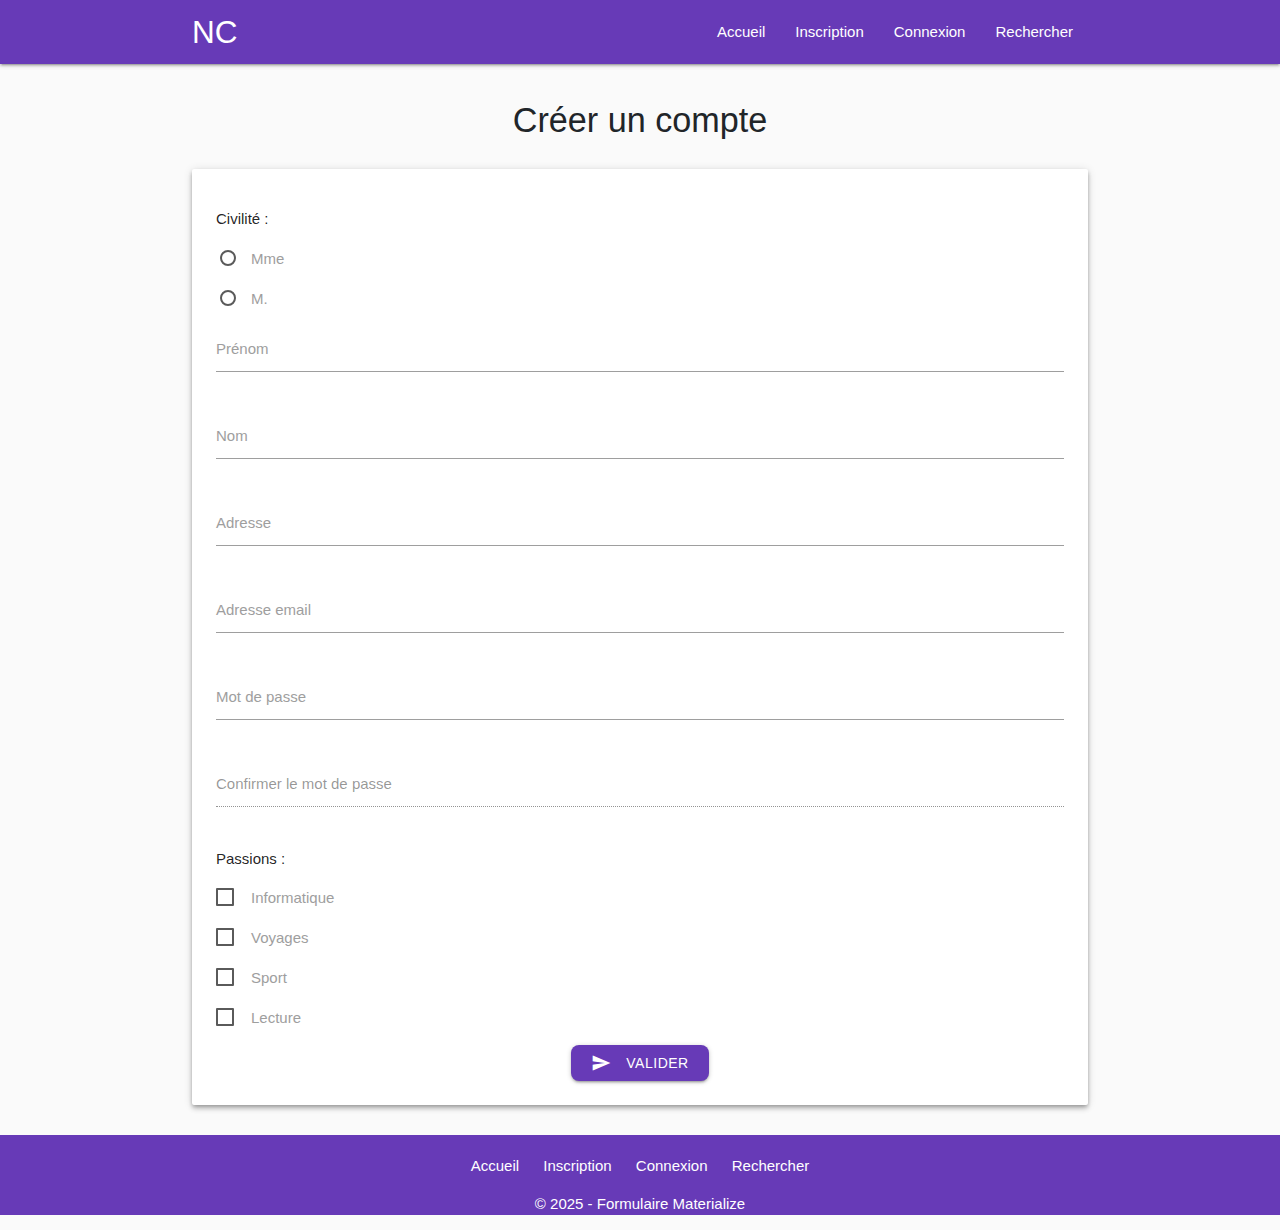
<file: jour07/index.html>
<!DOCTYPE html>
<html lang="fr">
<head>
  <meta charset="UTF-8">
  <meta name="viewport" content="width=device-width, initial-scale=1.0">
  <title>Job 01 - Formulaire d'inscription</title>

  <!-- Materialize CSS -->
  <link href="https://cdnjs.cloudflare.com/ajax/libs/materialize/1.0.0/css/materialize.min.css" rel="stylesheet">
  <link href="css/style.css" rel="stylesheet">
  <link href="https://fonts.googleapis.com/icon?family=Material+Icons" rel="stylesheet">
</head>
<body class="grey lighten-5">

  <!-- HEADER -->
  <header>
    <nav class="deep-purple">
      <div class="nav-wrapper container">
        <a href="index.html" class="brand-logo">NC</a>
        <ul id="nav-mobile" class="right hide-on-med-and-down">
          <li><a href="index.html">Accueil</a></li>
          <li><a href="index.html">Inscription</a></li>
          <li><a href="index.html">Connexion</a></li>
          <li><a href="index.html">Rechercher</a></li>
        </ul>
      </div>
    </nav>
  </header>

  <!-- FORMULAIRE -->
  <main class="container section">
    <h4 class="center-align">Créer un compte</h4>
    <form id="registerForm" class="card-panel white z-depth-2">

      <!-- Civilité -->
      <p><strong>Civilité :</strong></p>
      <p>
        <label><input name="civility" type="radio" value="Mme" required><span>Mme</span></label>
      </p>
      <p>
        <label><input name="civility" type="radio" value="M."><span>M.</span></label>
      </p>

      <!-- Prénom -->
      <div class="input-field">
        <input id="prenom" name="prenom" type="text" class="validate" required minlength="2" maxlength="50">
        <label for="prenom">Prénom</label>
        <span class="helper-text" data-error="Format invalide"></span>
      </div>

      <!-- Nom -->
      <div class="input-field">
        <input id="nom" name="nom" type="text" class="validate" required minlength="2" maxlength="50">
        <label for="nom">Nom</label>
        <span class="helper-text" data-error="Format invalide"></span>
      </div>

      <!-- Adresse -->
      <div class="input-field">
        <input id="adresse" name="adresse" type="text" class="validate" required maxlength="100">
        <label for="adresse">Adresse</label>
        <span class="helper-text"></span>
      </div>

      <!-- Email -->
      <div class="input-field">
        <input id="email" name="email" type="email" class="validate" required>
        <label for="email">Adresse email</label>
        <span class="helper-text" data-error="Format d’email non valide"></span>
      </div>

      <!-- Mot de passe -->
      <div class="input-field">
        <input id="password" name="password" type="password" class="validate" required minlength="8">
        <label for="password">Mot de passe</label>
        <span class="helper-text" data-error="8 caractères min, maj, min, caractère spécial requis"></span>
      </div>

      <!-- Confirmation mot de passe -->
      <div class="input-field">
        <input id="confirmPassword" name="confirmPassword" type="password" class="validate" required>
        <label for="confirmPassword">Confirmer le mot de passe</label>
        <span class="helper-text" data-error="Les mots de passe ne correspondent pas"></span>
      </div>

      <!-- Passions -->
      <p><strong>Passions :</strong></p>
      <p><label><input type="checkbox" name="passions[]" value="Informatique"><span>Informatique</span></label></p>
      <p><label><input type="checkbox" name="passions[]" value="Voyages"><span>Voyages</span></label></p>
      <p><label><input type="checkbox" name="passions[]" value="Sport"><span>Sport</span></label></p>
      <p><label><input type="checkbox" name="passions[]" value="Lecture"><span>Lecture</span></label></p>

      <!-- Bouton -->
      <div class="center-align">
        <button type="submit" class="btn deep-purple waves-effect waves-light">
          <i class="material-icons left">send</i> Valider
        </button>
      </div>

    </form>
  </main>

  <!-- FOOTER -->
  <footer class="page-footer deep-purple">
    <div class="container center-align">
      <ul>
        <li><a class="white-text" href="index.html">Accueil</a></li>
        <li><a class="white-text" href="index.html">Inscription</a></li>
        <li><a class="white-text" href="index.html">Connexion</a></li>
        <li><a class="white-text" href="index.html">Rechercher</a></li>
      </ul>
      <p class="white-text">© 2025 - Formulaire Materialize</p>
    </div>
  </footer>

  <!-- Materialize JS -->
  <script src="https://cdnjs.cloudflare.com/ajax/libs/materialize/1.0.0/js/materialize.min.js"></script>

  <!-- VALIDATION LIVE -->
 <script>
  document.addEventListener('DOMContentLoaded', function () {
    const form = document.getElementById('registerForm');
    const prenom = document.getElementById('prenom');
    const nom = document.getElementById('nom');
    const email = document.getElementById('email');
    const password = document.getElementById('password');
    const confirmPassword = document.getElementById('confirmPassword');
    const passions = document.querySelectorAll('input[name="passions[]"]');

    // --- REGEX MODERNES ---
    const nameRegex = /^[A-Za-zÀ-ÖØ-öø-ÿ' -]{2,50}$/;
    const emailRegex = /^[A-Za-z0-9._%+-]+@[A-Za-z0-9.-]+\.[A-Za-z]{2,}$/;
    const passwordRegex = /^(?=.*[a-z])(?=.*[A-Z])(?=.*\d)(?=.*[!@#$%^&*()_\-+=\[{\]};:'",<.>/?\\|`~]).{8,}$/;

    // --- Fonctions utilitaires ---
    function setError(input, message) {
      const helper = input.parentElement.querySelector('.helper-text');
      input.classList.add('invalid');
      input.classList.remove('valid');
      if (helper) {
        helper.textContent = message;
        helper.style.color = '#f44336';
      }
    }

    function setSuccess(input, message) {
      const helper = input.parentElement.querySelector('.helper-text');
      input.classList.add('valid');
      input.classList.remove('invalid');
      if (helper) {
        helper.textContent = message || '';
        helper.style.color = '#4caf50'; 
      }
    }

    // Désactivation du champ confirmation
    confirmPassword.disabled = true;

    // --- VALIDATION LIVE ---
    prenom.addEventListener('input', () => {
      if (!nameRegex.test(prenom.value.trim())) setError(prenom, 'Format invalide');
      else setSuccess(prenom, '');
    });

    nom.addEventListener('input', () => {
      if (!nameRegex.test(nom.value.trim())) setError(nom, 'Format invalide');
      else setSuccess(nom, '');
    });

    email.addEventListener('input', () => {
      if (!emailRegex.test(email.value.trim())) setError(email, 'Format d’email non valide');
      else setSuccess(email, '');
    });

    password.addEventListener('input', () => {
      const helper = password.parentElement.querySelector('.helper-text');
      helper.textContent = '8 caractères min, maj, min, caractère spécial requis';

      if (!passwordRegex.test(password.value)) {
        setError(password, '8 caractères min, maj, min, caractère spécial requis');
        confirmPassword.value = '';
        confirmPassword.disabled = true;
        helper.style.color = '#f44336';
      } else {
        setSuccess(password, 'Mot de passe valide');
        confirmPassword.disabled = false;
      }
    });

    confirmPassword.addEventListener('input', () => {
      if (confirmPassword.value !== password.value)
        setError(confirmPassword, 'Les mots de passe ne correspondent pas');
      else setSuccess(confirmPassword, '');
    });

    // --- VALIDATION AU SUBMIT ---
    form.addEventListener('submit', function (e) {
      e.preventDefault();

      // Vérifie si au moins une passion est cochée
      let passionChecked = false;
      passions.forEach((p) => {
        if (p.checked) passionChecked = true;
      });

      if (!passionChecked) {
        M.toast({
          html: 'Veuillez cocher au moins une passion.',
          classes: 'red',
          displayLength: 4000
        });
        return;
      }

      // Si tout est valide
      if (
        nameRegex.test(prenom.value.trim()) &&
        nameRegex.test(nom.value.trim()) &&
        emailRegex.test(email.value.trim()) &&
        passwordRegex.test(password.value) &&
        confirmPassword.value === password.value &&
        passionChecked
      ) {
        // On vide le contenu du formulaire
        form.innerHTML = '';

        // On ajoute le message de succès
        const successDiv = document.createElement('div');
        successDiv.classList.add('success-container');
        successDiv.innerHTML = `
          <i class="material-icons large">check_circle</i>
          <p>Formulaire envoyé avec succès !</p>
        `;
        form.appendChild(successDiv);
      }
    });
  });
</script>

</body>
</html>
</file>
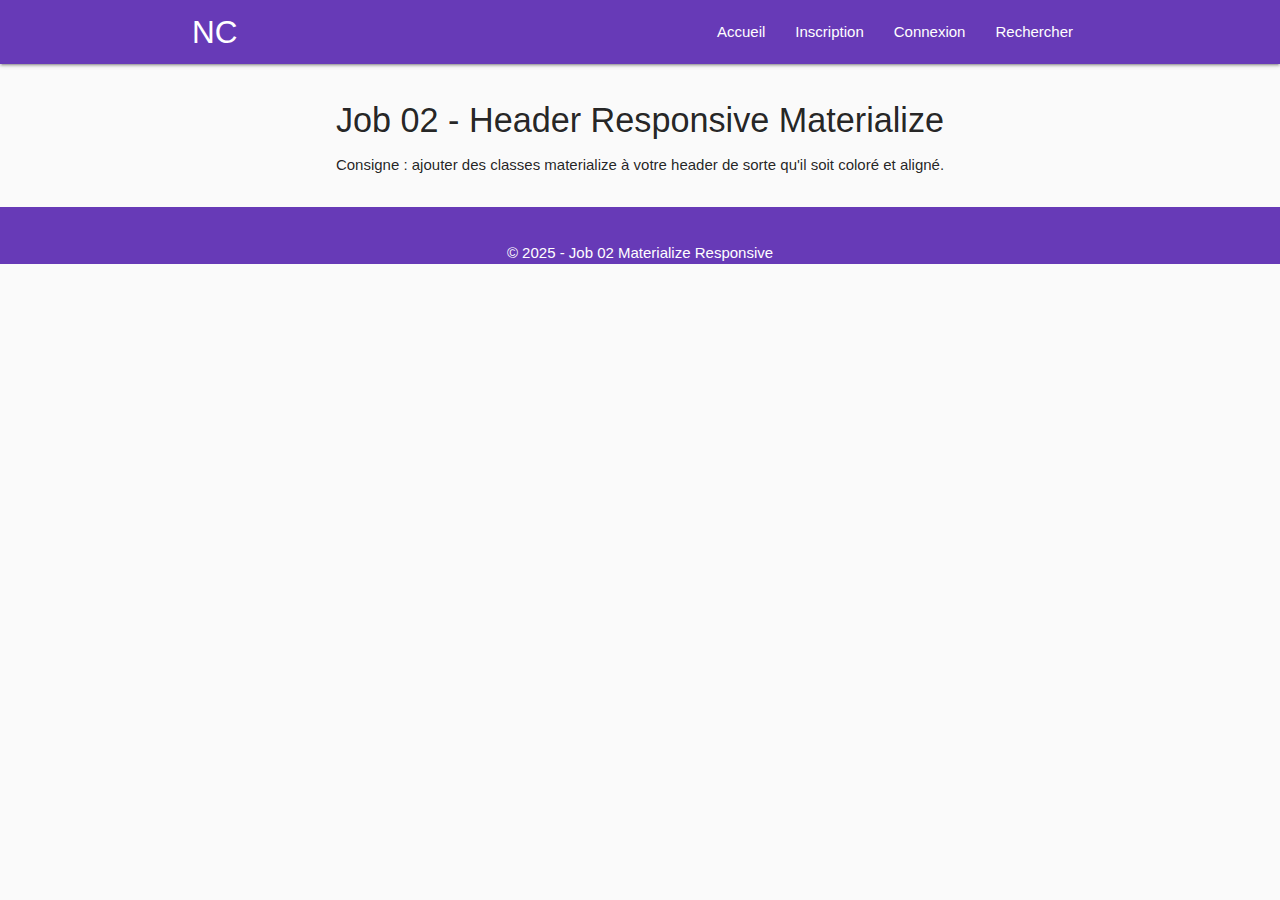
<file: jour07/job02/index.html>
<!DOCTYPE html>
<html lang="fr">
  <head>
    <meta charset="UTF-8" />
    <meta name="viewport" content="width=device-width, initial-scale=1.0" />
    <title>Job 02 - Header Materialize Responsive</title>

    <!-- Materialize CSS -->
    <link
      href="https://cdnjs.cloudflare.com/ajax/libs/materialize/1.0.0/css/materialize.min.css"
      rel="stylesheet"
    />
    <link
      href="https://fonts.googleapis.com/icon?family=Material+Icons"
      rel="stylesheet"
    />
  </head>

  <body class="grey lighten-5">
    <!-- HEADER -->
    <header>
      <nav class="deep-purple">
        <div class="nav-wrapper container">
          <!-- Logo -->
          <a href="#" class="brand-logo">NC</a>

          <!-- Icône du menu mobile -->
          <a href="#" data-target="mobile-menu" class="sidenav-trigger right">
            <i class="material-icons">menu</i>
          </a>

          <!-- Menu Desktop -->
          <ul id="nav-mobile" class="right hide-on-med-and-down">
            <li><a href="#">Accueil</a></li>
            <li><a href="#">Inscription</a></li>
            <li><a href="#">Connexion</a></li>
            <li><a href="#">Rechercher</a></li>
          </ul>
        </div>
      </nav>

      <!-- Menu Mobile -->
      <ul class="sidenav" id="mobile-menu">
        <li><a href="#">Accueil</a></li>
        <li><a href="#">Inscription</a></li>
        <li><a href="#">Connexion</a></li>
        <li><a href="#">Rechercher</a></li>
      </ul>
    </header>

    <!-- CONTENU -->
    <main class="container section center-align">
      <h4>Job 02 - Header Responsive Materialize</h4>
      <p>
        Consigne : ajouter des classes materialize à votre header de sorte qu'il
        soit coloré et aligné.
      </p>
    </main>

    <!-- FOOTER -->
    <footer class="page-footer deep-purple">
      <div class="container center-align">
        <p class="white-text">© 2025 - Job 02 Materialize Responsive</p>
      </div>
    </footer>

    <!-- Materialize JS -->
    <script src="https://cdnjs.cloudflare.com/ajax/libs/materialize/1.0.0/js/materialize.min.js"></script>
    <script>
      // Initialisation du menu mobile
      document.addEventListener("DOMContentLoaded", function () {
        const elems = document.querySelectorAll(".sidenav");
        M.Sidenav.init(elems);
      });
    </script>
  </body>
</html>
</file>
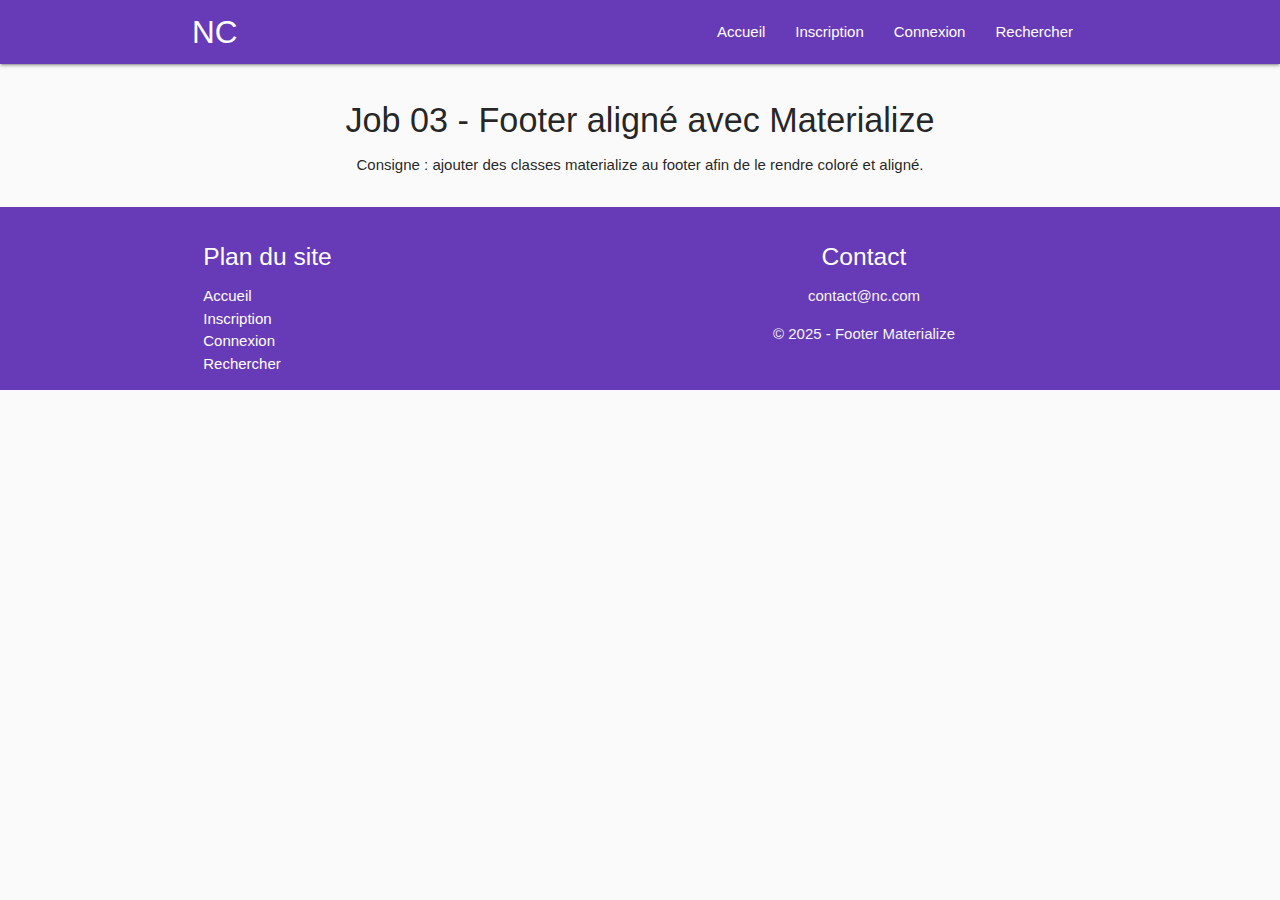
<file: jour07/job03/index.html>
<!DOCTYPE html>
<html lang="fr">
<head>
  <meta charset="UTF-8">
  <meta name="viewport" content="width=device-width, initial-scale=1.0">
  <title>Job 03 - Footer Materialize</title>

  <!-- Materialize CSS -->
  <link href="https://cdnjs.cloudflare.com/ajax/libs/materialize/1.0.0/css/materialize.min.css" rel="stylesheet">
  <link href="https://fonts.googleapis.com/icon?family=Material+Icons" rel="stylesheet">
</head>

<body class="grey lighten-5">

  <!-- HEADER -->
  <header>
    <nav class="deep-purple">
      <div class="nav-wrapper container">
        <!-- Logo -->
        <a href="#" class="brand-logo">NC</a>

        <!-- Icône menu mobile -->
        <a href="#" data-target="mobile-menu" class="sidenav-trigger right">
          <i class="material-icons">menu</i>
        </a>

        <!-- Menu Desktop -->
        <ul id="nav-mobile" class="right hide-on-med-and-down">
          <li><a href="#">Accueil</a></li>
          <li><a href="#">Inscription</a></li>
          <li><a href="#">Connexion</a></li>
          <li><a href="#">Rechercher</a></li>
        </ul>
      </div>
    </nav>

    <!-- Menu Mobile -->
    <ul class="sidenav" id="mobile-menu">
      <li><a href="#">Accueil</a></li>
      <li><a href="#">Inscription</a></li>
      <li><a href="#">Connexion</a></li>
      <li><a href="#">Rechercher</a></li>
    </ul>
  </header>

  <!-- CONTENU TEMPORAIRE -->
  <main class="container section center-align">
    <h4>Job 03 - Footer aligné avec Materialize</h4>
    <p>Consigne : ajouter des classes materialize au footer afin de le rendre coloré et aligné.</p>
  </main>

  <!-- FOOTER -->
  <footer class="page-footer deep-purple">
    <div class="container">
      <div class="row">
        <!-- Colonne gauche -->
        <div class="col s12 m6">
          <h5 class="white-text">Plan du site</h5>
          <ul>
            <li><a class="white-text" href="#">Accueil</a></li>
            <li><a class="white-text" href="#">Inscription</a></li>
            <li><a class="white-text" href="#">Connexion</a></li>
            <li><a class="white-text" href="#">Rechercher</a></li>
          </ul>
        </div>

        <!-- Colonne droite -->
        <div class="col s12 m6 center-align">
          <h5 class="white-text">Contact</h5>
          <p class="grey-text text-lighten-4">contact@nc.com</p>
          <p class="grey-text text-lighten-4">© 2025 - Footer Materialize</p>
        </div>
      </div>
    </div>
  </footer>

  <!-- Materialize JS -->
  <script src="https://cdnjs.cloudflare.com/ajax/libs/materialize/1.0.0/js/materialize.min.js"></script>
  <script>
    document.addEventListener('DOMContentLoaded', function () {
      const elems = document.querySelectorAll('.sidenav');
      M.Sidenav.init(elems);
    });
  </script>
</body>
</html>
</file>
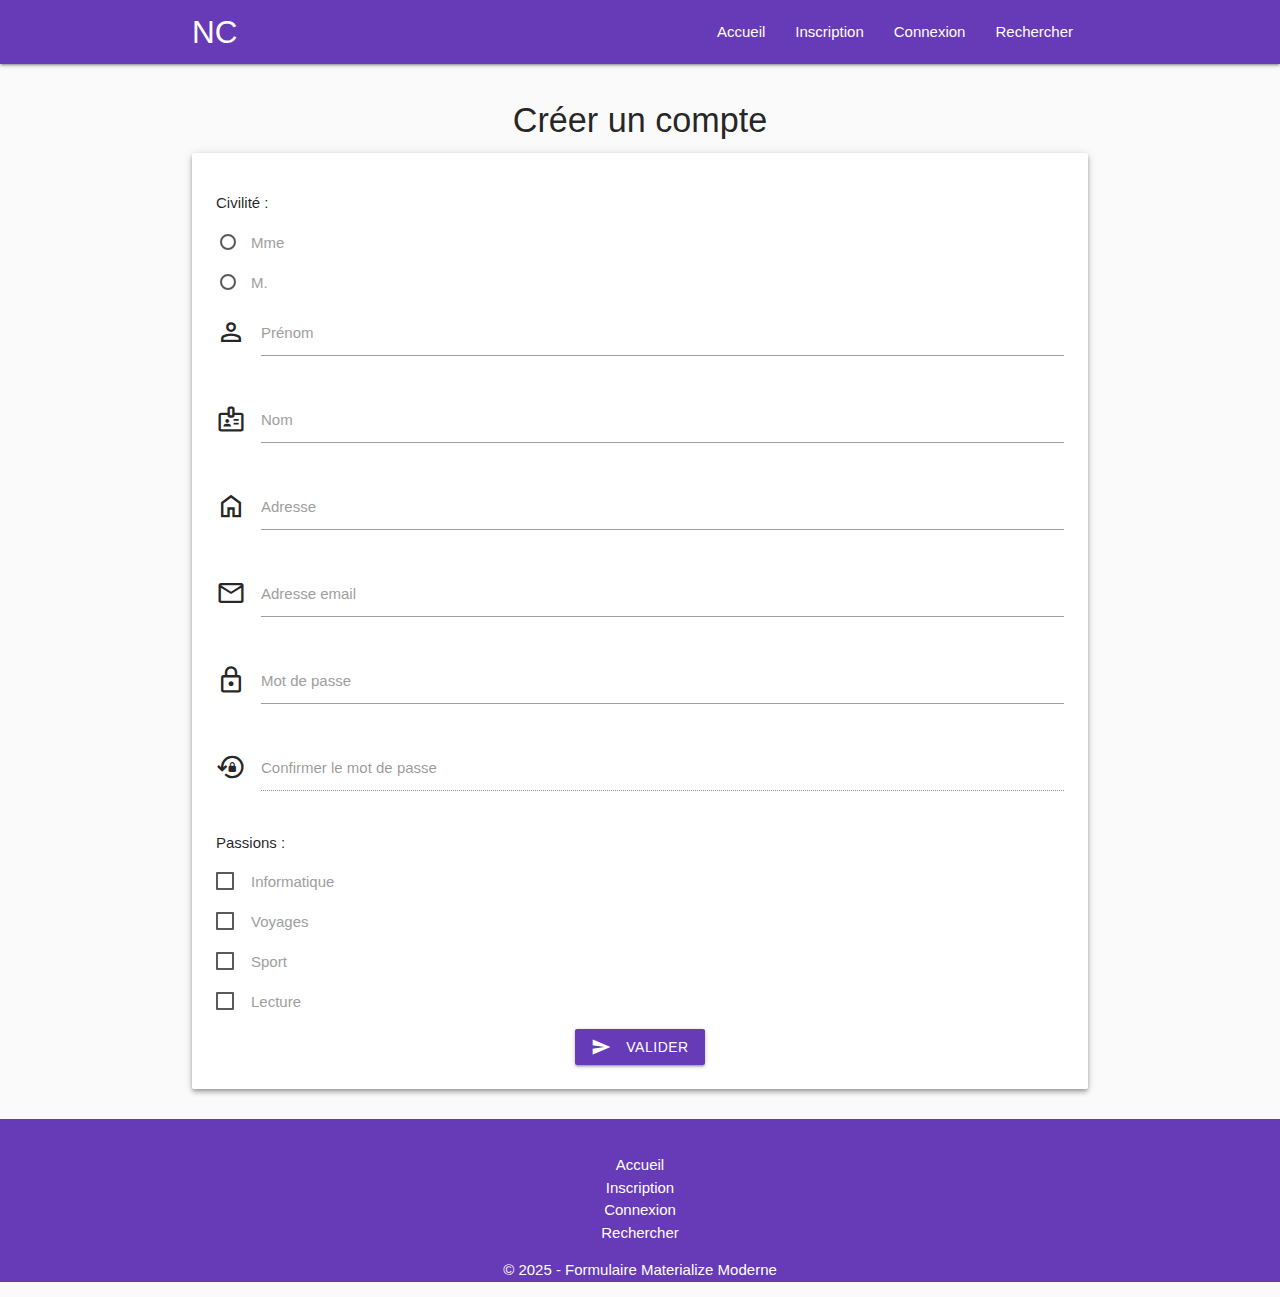
<file: jour07/job04/index.html>
<!DOCTYPE html>
<html lang="fr">
  <head>
    <meta charset="UTF-8" />
    <meta name="viewport" content="width=device-width, initial-scale=1.0" />
    <title>Job 04 - Formulaire Materialize Moderne</title>

    <!-- Materialize CSS -->
    <link
      href="https://cdnjs.cloudflare.com/ajax/libs/materialize/1.0.0/css/materialize.min.css"
      rel="stylesheet"
    />
    <!-- Material Symbols modernes -->
    <link
      href="https://fonts.googleapis.com/css2?family=Material+Symbols+Outlined"
      rel="stylesheet"
    />
    <link
      href="https://fonts.googleapis.com/icon?family=Material+Icons"
      rel="stylesheet"
    />
  </head>

  <body class="grey lighten-5">
    <!-- HEADER -->
    <header>
      <nav class="deep-purple">
        <div class="nav-wrapper container">
          <a href="#" class="brand-logo">NC</a>

          <!-- Icône du menu mobile -->
          <a href="#" data-target="mobile-menu" class="sidenav-trigger right">
            <span class="material-symbols-outlined">menu</span>
          </a>

          <!-- Menu Desktop -->
          <ul id="nav-mobile" class="right hide-on-med-and-down">
            <li><a href="#">Accueil</a></li>
            <li><a href="#">Inscription</a></li>
            <li><a href="#">Connexion</a></li>
            <li><a href="#">Rechercher</a></li>
          </ul>
        </div>
      </nav>

      <!-- Menu Mobile -->
      <ul class="sidenav" id="mobile-menu">
        <li><a href="#">Accueil</a></li>
        <li><a href="#">Inscription</a></li>
        <li><a href="#">Connexion</a></li>
        <li><a href="#">Rechercher</a></li>
      </ul>
    </header>

    <!-- FORMULAIRE -->
    <main class="container section">
      <h4 class="center-align">Créer un compte</h4>

      <form id="registerForm" class="card-panel white z-depth-2">
        <!-- Civilité -->
        <p><strong>Civilité :</strong></p>
        <p>
          <label
            ><input name="civility" type="radio" value="Mme" required /><span
              >Mme</span
            ></label
          >
        </p>
        <p>
          <label
            ><input name="civility" type="radio" value="M." /><span
              >M.</span
            ></label
          >
        </p>

        <!-- Prénom -->
        <div class="input-field">
          <span class="material-symbols-outlined prefix">person</span>
          <input
            id="prenom"
            name="prenom"
            type="text"
            class="validate"
            required
            minlength="2"
            maxlength="50"
          />
          <label for="prenom">Prénom</label>
          <span class="helper-text" data-error="Format invalide"></span>
        </div>

        <!-- Nom -->
        <div class="input-field">
          <span class="material-symbols-outlined prefix">badge</span>
          <input
            id="nom"
            name="nom"
            type="text"
            class="validate"
            required
            minlength="2"
            maxlength="50"
          />
          <label for="nom">Nom</label>
          <span class="helper-text" data-error="Format invalide"></span>
        </div>

        <!-- Adresse -->
        <div class="input-field">
          <span class="material-symbols-outlined prefix">home</span>
          <input
            id="adresse"
            name="adresse"
            type="text"
            class="validate"
            required
            maxlength="100"
          />
          <label for="adresse">Adresse</label>
          <span class="helper-text"></span>
        </div>

        <!-- Email -->
        <div class="input-field">
          <span class="material-symbols-outlined prefix">mail</span>
          <input
            id="email"
            name="email"
            type="email"
            class="validate"
            required
          />
          <label for="email">Adresse email</label>
          <span
            class="helper-text"
            data-error="Format d’email non valide"
          ></span>
        </div>

        <!-- Mot de passe -->
        <div class="input-field">
          <span class="material-symbols-outlined prefix">lock</span>
          <input
            id="password"
            name="password"
            type="password"
            class="validate"
            required
            minlength="8"
          />
          <label for="password">Mot de passe</label>
          <span
            class="helper-text"
            data-error="8 caractères min, maj, min, caractère spécial requis"
          ></span>
        </div>

        <!-- Confirmation mot de passe -->
        <div class="input-field">
          <span class="material-symbols-outlined prefix">lock_reset</span>
          <input
            id="confirmPassword"
            name="confirmPassword"
            type="password"
            class="validate"
            required
          />
          <label for="confirmPassword">Confirmer le mot de passe</label>
          <span
            class="helper-text"
            data-error="Les mots de passe ne correspondent pas"
          ></span>
        </div>

        <!-- Passions -->
        <p><strong>Passions :</strong></p>
        <p>
          <label
            ><input
              type="checkbox"
              name="passions[]"
              value="Informatique"
            /><span>Informatique</span></label
          >
        </p>
        <p>
          <label
            ><input type="checkbox" name="passions[]" value="Voyages" /><span
              >Voyages</span
            ></label
          >
        </p>
        <p>
          <label
            ><input type="checkbox" name="passions[]" value="Sport" /><span
              >Sport</span
            ></label
          >
        </p>
        <p>
          <label
            ><input type="checkbox" name="passions[]" value="Lecture" /><span
              >Lecture</span
            ></label
          >
        </p>

        <!-- Bouton moderne -->
        <div class="center-align">
          <button
            type="submit"
            class="btn deep-purple waves-effect waves-light"
          >
            <i class="material-icons left">send</i> VALIDER
          </button>
        </div>
      </form>
    </main>

    <!-- FOOTER -->
    <footer class="page-footer deep-purple">
      <div class="container center-align">
        <ul>
          <li><a class="white-text" href="#">Accueil</a></li>
          <li><a class="white-text" href="#">Inscription</a></li>
          <li><a class="white-text" href="#">Connexion</a></li>
          <li><a class="white-text" href="#">Rechercher</a></li>
        </ul>
        <p class="white-text">© 2025 - Formulaire Materialize Moderne</p>
      </div>
    </footer>

    <!-- Materialize JS -->
    <script src="https://cdnjs.cloudflare.com/ajax/libs/materialize/1.0.0/js/materialize.min.js"></script>

    <!-- Initialisation du menu mobile -->
    <script>
      document.addEventListener("DOMContentLoaded", function () {
        const elems = document.querySelectorAll(".sidenav");
        M.Sidenav.init(elems);
      });
    </script>

    <!-- VALIDATION LIVE -->
    <script>
      document.addEventListener("DOMContentLoaded", function () {
        const form = document.getElementById("registerForm");
        const prenom = document.getElementById("prenom");
        const nom = document.getElementById("nom");
        const email = document.getElementById("email");
        const password = document.getElementById("password");
        const confirmPassword = document.getElementById("confirmPassword");
        const passions = document.querySelectorAll('input[name="passions[]"]');

        const nameRegex = /^[A-Za-zÀ-ÖØ-öø-ÿ' -]{2,50}$/;
        const emailRegex = /^[A-Za-z0-9._%+-]+@[A-Za-z0-9.-]+\.[A-Za-z]{2,}$/;
        const passwordRegex =
          /^(?=.*[a-z])(?=.*[A-Z])(?=.*\d)(?=.*[!@#$%^&*()_\-+=\[{\]};:'",<.>/?\\|`~]).{8,}$/;

        function setError(input, message) {
          const helper = input.parentElement.querySelector(".helper-text");
          input.classList.add("invalid");
          input.classList.remove("valid");
          if (helper) {
            helper.textContent = message;
            helper.style.color = "#f44336";
          }
        }

        function setSuccess(input, message) {
          const helper = input.parentElement.querySelector(".helper-text");
          input.classList.add("valid");
          input.classList.remove("invalid");
          if (helper) {
            helper.textContent = message || "";
            helper.style.color = "#4caf50";
          }
        }

        confirmPassword.disabled = true;

        prenom.addEventListener("input", () => {
          if (!nameRegex.test(prenom.value.trim()))
            setError(prenom, "Format invalide");
          else setSuccess(prenom, "");
        });

        nom.addEventListener("input", () => {
          if (!nameRegex.test(nom.value.trim()))
            setError(nom, "Format invalide");
          else setSuccess(nom, "");
        });

        email.addEventListener("input", () => {
          if (!emailRegex.test(email.value.trim()))
            setError(email, "Format d’email non valide");
          else setSuccess(email, "");
        });

        password.addEventListener("input", () => {
          const helper = password.parentElement.querySelector(".helper-text");
          helper.textContent =
            "8 caractères min, maj, min, caractère spécial requis";

          if (!passwordRegex.test(password.value)) {
            setError(
              password,
              "8 caractères min, maj, min, caractère spécial requis"
            );
            confirmPassword.value = "";
            confirmPassword.disabled = true;
            helper.style.color = "#f44336";
          } else {
            setSuccess(password, "Mot de passe valide");
            confirmPassword.disabled = false;
          }
        });

        confirmPassword.addEventListener("input", () => {
          if (confirmPassword.value !== password.value)
            setError(confirmPassword, "Les mots de passe ne correspondent pas");
          else setSuccess(confirmPassword, "");
        });

        form.addEventListener("submit", function (e) {
          e.preventDefault();

          let passionChecked = Array.from(passions).some((p) => p.checked);

          if (!passionChecked) {
            M.toast({
              html: "Veuillez cocher au moins une passion.",
              classes: "red",
              displayLength: 4000,
            });
            return;
          }

          if (
            nameRegex.test(prenom.value.trim()) &&
            nameRegex.test(nom.value.trim()) &&
            emailRegex.test(email.value.trim()) &&
            passwordRegex.test(password.value) &&
            confirmPassword.value === password.value &&
            passionChecked
          ) {
            form.innerHTML = `
          <div class="center-align" style="padding:60px 0;">
            <span class="material-symbols-outlined" style="font-size:64px;color:#2e7d32;">check_circle</span>
            <p style="color:#2e7d32;font-size:1.5rem;font-weight:500;margin-top:10px;">
              Formulaire envoyé avec succès !
            </p>
          </div>
        `;
          }
        });
      });
    </script>
  </body>
</html>
</file>
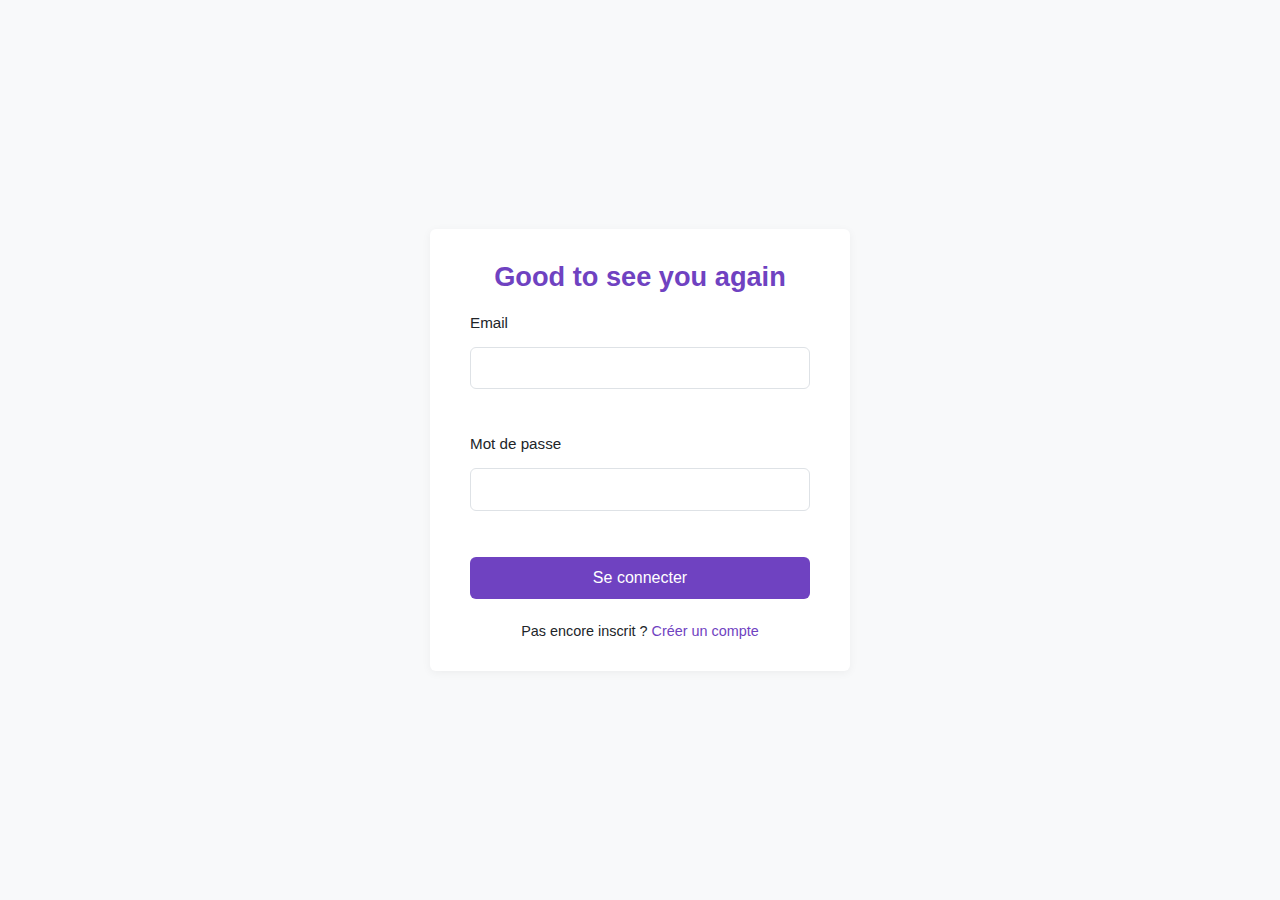
<file: jour05/connexion.html>
<!DOCTYPE html>
<html lang="fr">
  <head>
    <meta charset="UTF-8" />
    <meta name="viewport" content="width=device-width, initial-scale=1.0" />
    <title>Connexion</title>
    <link rel="stylesheet" href="style.css" />
  </head>
  <body>
    <main>
      <h1>Good to see you again</h1>

      <form id="loginForm" novalidate>
        <label for="email">Email</label>
        <input type="email" id="email" required />
        <small class="error"></small>

        <label for="password">Mot de passe</label>
        <input type="password" id="password" required minlength="8" />
        <small class="error"></small>

        <button type="submit">Se connecter</button>

        <p>
          Pas encore inscrit ?
          <a href="inscription.html">Créer un compte</a>
        </p>
      </form>
    </main>

    <script src="script.js"></script>
  </body>
</html>
</file>
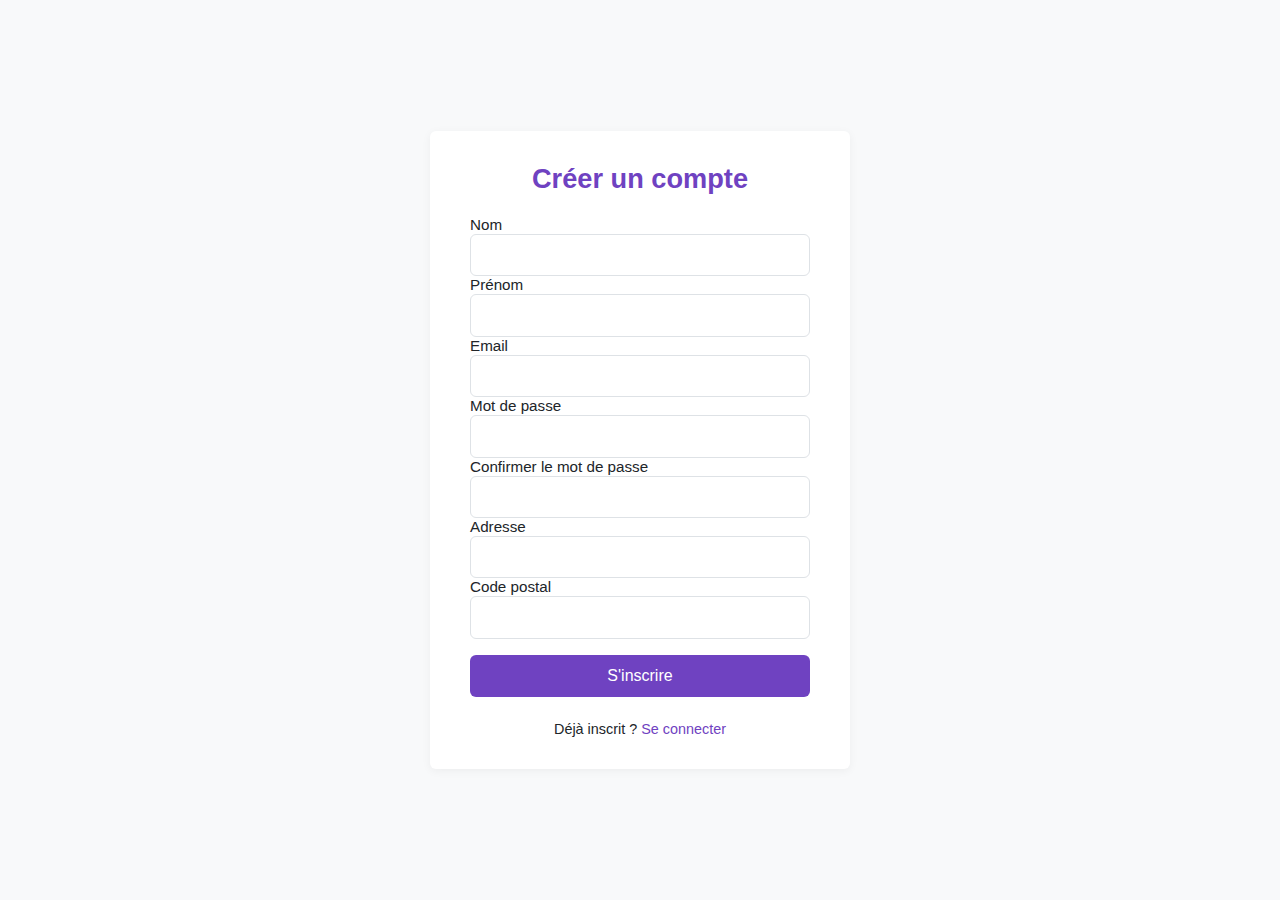
<file: jour05/inscription.html>
<!DOCTYPE html>
<html lang="fr">
<head>
  <meta charset="UTF-8" />
  <meta name="viewport" content="width=device-width, initial-scale=1.0" />
  <title>Inscription</title>
  <link rel="stylesheet" href="style.css" />
</head>
<body>
  <main class="register">
    <h1>Créer un compte</h1>

    <form id="registerForm" novalidate>
      <div class="form-grid">
        <div class="form-group">
          <label for="nom">Nom</label>
          <input type="text" id="nom" required minlength="2" />
          <small class="error"></small>
        </div>

        <div class="form-group">
          <label for="prenom">Prénom</label>
          <input type="text" id="prenom" required minlength="2" />
          <small class="error"></small>
        </div>

        <div class="form-group full">
          <label for="email">Email</label>
          <input type="email" id="email" required />
          <small class="error"></small>
        </div>

        <div class="form-group">
          <label for="password">Mot de passe</label>
          <input type="password" id="password" required minlength="8" />
          <small class="error"></small>
        </div>

        <div class="form-group">
          <label for="confirmPassword">Confirmer le mot de passe</label>
          <input type="password" id="confirmPassword" required />
          <small class="error"></small>
        </div>

        <div class="form-group full">
          <label for="adresse">Adresse</label>
          <input type="text" id="adresse" required />
          <small class="error"></small>
        </div>

        <div class="form-group full">
          <label for="codePostal">Code postal</label>
          <input type="text" id="codePostal" pattern="\d{5}" required />
          <small class="error"></small>
        </div>
      </div>

      <button type="submit">S'inscrire</button>

      <p>
        Déjà inscrit ?
        <a href="connexion.html">Se connecter</a>
      </p>
    </form>
  </main>

  <script src="script.js"></script>
</body>
</html>
</file>
<file: jour07/css/style.css>
/* -------------------------------
   STYLES GLOBAUX
---------------------------------- */
body {
  font-family: "Roboto", sans-serif;
  background-color: #f8f9fa;
}

/* -------------------------------
   FORMULAIRE
---------------------------------- */
form {
  border-radius: 12px;
  padding: 25px;
}

/* Bordures vertes/rouges sur validation */
input.validate.valid {
  border-bottom: 2px solid #4caf50 !important;
  box-shadow: none !important;
}

input.validate.invalid {
  border-bottom: 2px solid #f44336 !important;
  box-shadow: none !important;
}

/* Messages d’aide sous les champs */
.helper-text {
  font-size: 0.85rem;
  color: #f44336 !important;
}

/* -------------------------------
   MESSAGE DE SUCCÈS
---------------------------------- */
.success-container {
  text-align: center;
  padding: 60px 0;
}

.success-container i {
  color: #2e7d32; /* Vert foncé Materialize */
}

.success-container p {
  color: #2e7d32;
  font-size: 1.5rem;
  font-weight: 500;
  margin-top: 10px;
}

/* Correction couleur helper-text quand le champ est valide */
input.valid + label + .helper-text {
  color: #4caf50 !important; /* vert Materialize */
}


/* -------------------------------
   FOOTER
---------------------------------- */
footer ul {
  list-style: none;
  padding: 0;
  margin: 0;
}

footer ul li {
  display: inline-block;
  margin: 0 10px;
}

footer a {
  color: #ffffff;
  text-decoration: none;
}

footer a:hover {
  text-decoration: underline;
}

/* -------------------------------
   BOUTON DE VALIDATION
---------------------------------- */
button.btn {
  border-radius: 8px;
  padding: 0 20px;
}

/* -------------------------------
   TITRES & SECTIONS
---------------------------------- */
h4.center-align {
  font-weight: 500;
  color: #212529;
  margin-bottom: 30px;
}
</file>
<file: jour05/style.css>
:root {
  --primary: #6f42c1;        
  --primary-hover: #5a32a3;
  --bg: #f8f9fa;            
  --text: #212529;            
  --border: #dee2e6;
  --error: #dc3545;
  --success: #198754;
  --radius: 0.375rem;
  --transition: 0.25s ease;
  --shadow: 0 2px 10px rgba(0, 0, 0, 0.05);
}


* {
  box-sizing: border-box;
  margin: 0;
  padding: 0;
  font-family: "Inter", "Poppins", "Segoe UI", sans-serif;
}

body {
  background-color: var(--bg);
  display: flex;
  justify-content: center;
  align-items: center;
  min-height: 100vh;
  color: var(--text);
  padding: 2rem;
}


main {
  background: white;
  border-radius: var(--radius);
  box-shadow: var(--shadow);
  padding: 2rem 2.5rem;
  width: 420px;
  height: auto;
  max-width: 100%;
  animation: fadeIn 0.5s var(--transition);
  display: flex;
  flex-direction: column;
  justify-content: center;
  align-items: stretch;
}


.register main {
  width: 500px;           
  max-width: 95vw;
  padding: 2.5rem;
  border-radius: 0.6rem;
  aspect-ratio: 1 / 1.1;  
}


h1 {
  text-align: center;
  color: var(--primary);
  font-size: 1.7rem;
  margin-bottom: 1.3rem;
  font-weight: 600;
}


form {
  display: flex;
  flex-direction: column;
  gap: 1rem;
}

label {
  font-weight: 500;
  font-size: 0.95rem;
}

input {
  width: 100%;
  padding: 0.7rem 0.9rem;
  border: 1px solid var(--border);
  border-radius: var(--radius);
  font-size: 1rem;
  transition: border-color var(--transition), box-shadow var(--transition);
}

input:focus {
  border-color: var(--primary);
  box-shadow: 0 0 0 0.2rem rgba(111, 66, 193, 0.15);
  outline: none;
}

input.valid {
  border-color: var(--success);
}

input.invalid {
  border-color: var(--error);
}


.error {
  font-size: 0.85rem;
  color: var(--error);
  min-height: 14px;
}

button {
  background-color: var(--primary);
  border: none;
  color: white;
  padding: 0.75rem;
  border-radius: var(--radius);
  font-size: 1rem;
  font-weight: 500;
  cursor: pointer;
  transition: background-color var(--transition), transform var(--transition);
}

button:hover {
  background-color: var(--primary-hover);
  transform: translateY(-1px);
}

button:active {
  transform: translateY(0);
}


p {
  text-align: center;
  font-size: 0.9rem;
  margin-top: 0.5rem;
}

a {
  color: var(--primary);
  text-decoration: none;
  font-weight: 500;
  transition: color var(--transition);
}

a:hover {
  color: var(--primary-hover);
  text-decoration: underline;
}


@keyframes fadeIn {
  from { opacity: 0; transform: translateY(20px); }
  to { opacity: 1; transform: translateY(0); }
}


@media (max-width: 600px) {
  body {
    padding: 1rem;
  }

  main, .register main {
    width: 100%;
    aspect-ratio: auto;
    padding: 2rem 1.5rem;
  }

  h1 {
    font-size: 1.5rem;
  }
}
</file>
